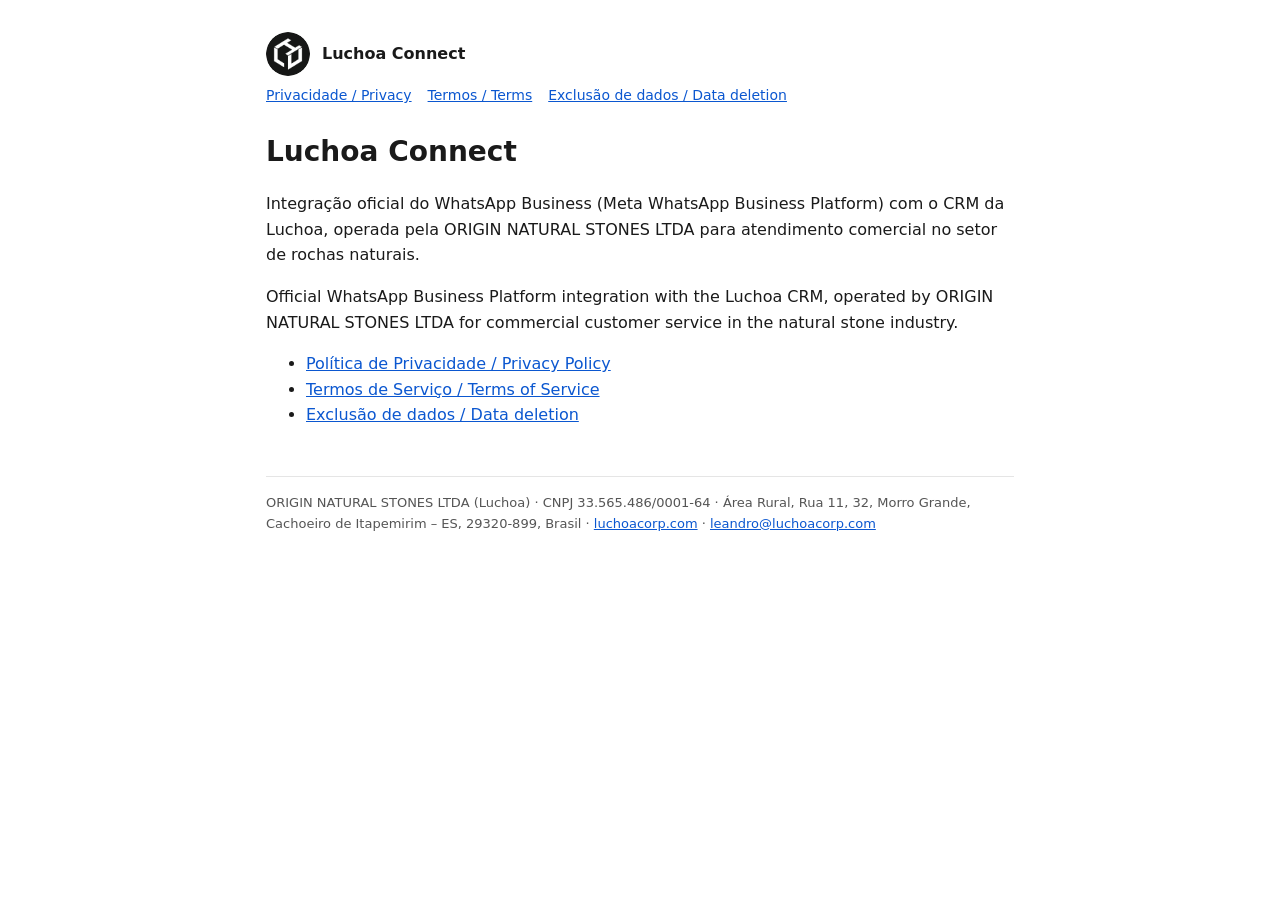
<file: index.html>
<!doctype html>
<html lang="pt-BR"><head><meta charset="utf-8"><meta name="viewport" content="width=device-width,initial-scale=1">
<title>Luchoa Connect</title><link rel="icon" href="icon.png"><link rel="stylesheet" href="style.css"></head>
<body><main>
<header><img src="icon.png" alt="Luchoa"><strong>Luchoa Connect</strong></header>
<nav><a href="privacidade.html">Privacidade / Privacy</a><a href="termos.html">Termos / Terms</a><a href="exclusao-de-dados.html">Exclusão de dados / Data deletion</a></nav>

<h1>Luchoa Connect</h1>
<p>Integração oficial do WhatsApp Business (Meta WhatsApp Business Platform) com o CRM da Luchoa, operada pela ORIGIN NATURAL STONES LTDA para atendimento comercial no setor de rochas naturais.</p>
<p lang="en">Official WhatsApp Business Platform integration with the Luchoa CRM, operated by ORIGIN NATURAL STONES LTDA for commercial customer service in the natural stone industry.</p>
<ul><li><a href="privacidade.html">Política de Privacidade / Privacy Policy</a></li><li><a href="termos.html">Termos de Serviço / Terms of Service</a></li><li><a href="exclusao-de-dados.html">Exclusão de dados / Data deletion</a></li></ul>
<footer>ORIGIN NATURAL STONES LTDA (Luchoa) · CNPJ 33.565.486/0001-64 · Área Rural, Rua 11, 32, Morro Grande, Cachoeiro de Itapemirim – ES, 29320-899, Brasil · <a href="https://luchoacorp.com/">luchoacorp.com</a> · <a href="mailto:leandro@luchoacorp.com">leandro@luchoacorp.com</a></footer>
</main></body></html>
</file>
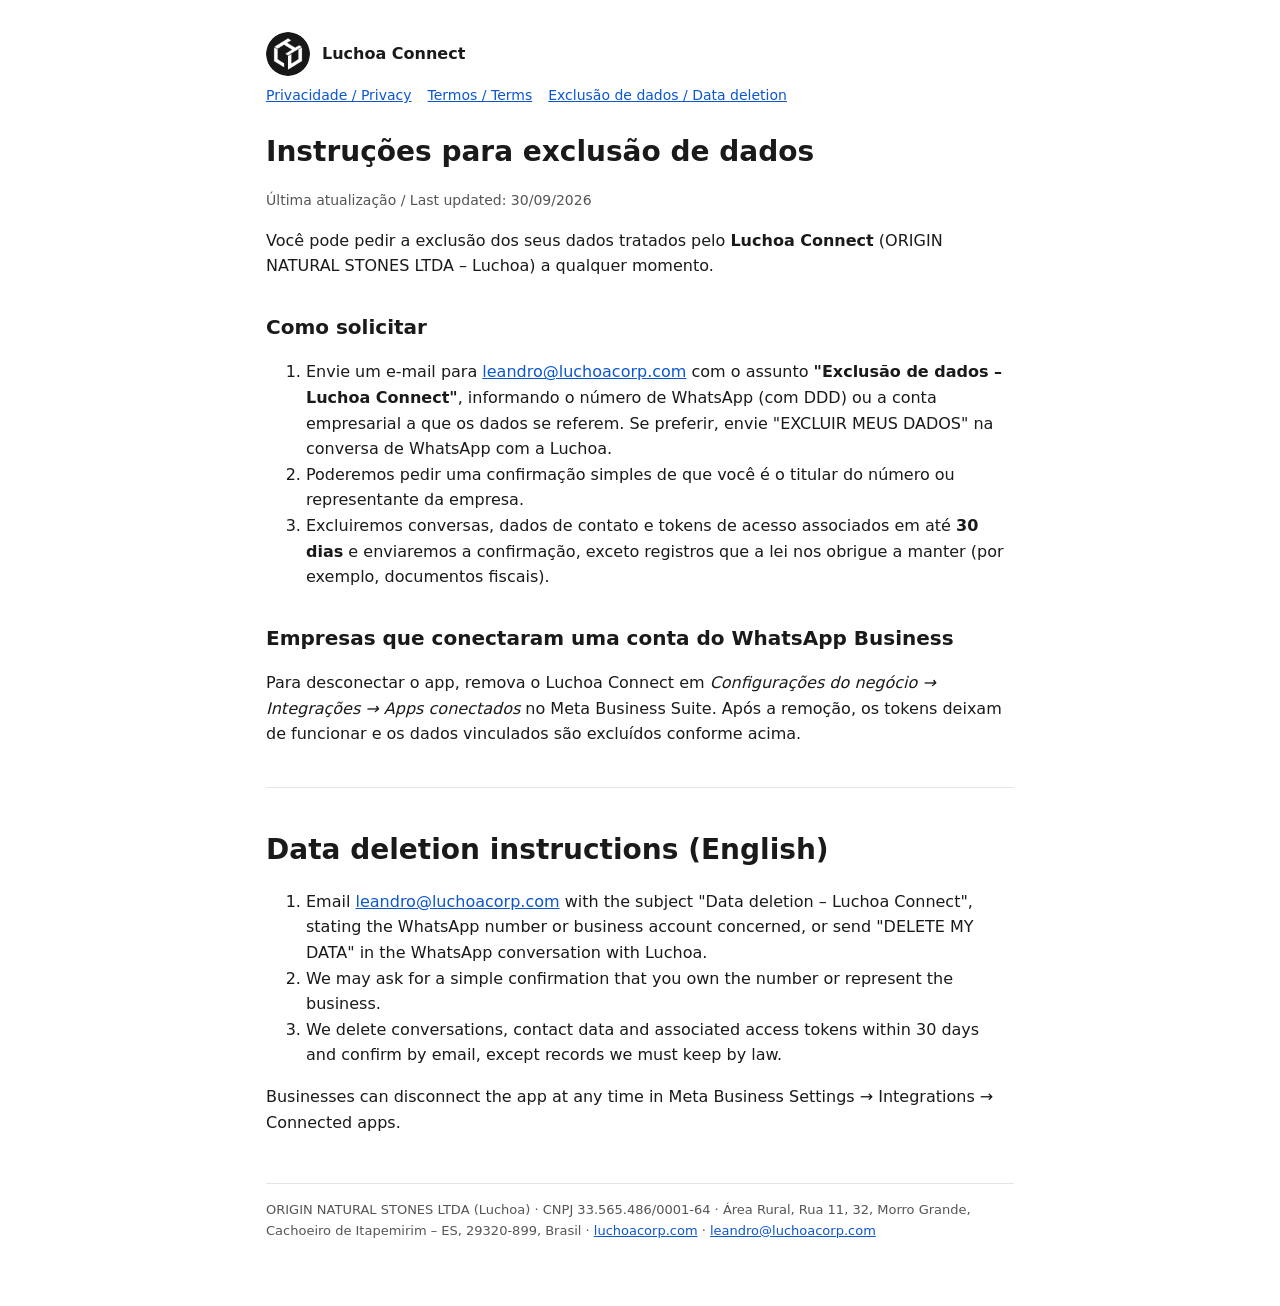
<file: exclusao-de-dados.html>
<!doctype html>
<html lang="pt-BR"><head><meta charset="utf-8"><meta name="viewport" content="width=device-width,initial-scale=1">
<title>Exclusão de Dados – Luchoa Connect</title><link rel="icon" href="icon.png"><link rel="stylesheet" href="style.css"></head>
<body><main>
<header><img src="icon.png" alt="Luchoa"><strong>Luchoa Connect</strong></header>
<nav><a href="privacidade.html">Privacidade / Privacy</a><a href="termos.html">Termos / Terms</a><a href="exclusao-de-dados.html">Exclusão de dados / Data deletion</a></nav>

<h1>Instruções para exclusão de dados</h1><p class="muted">Última atualização / Last updated: 30/09/2026</p>
<p>Você pode pedir a exclusão dos seus dados tratados pelo <strong>Luchoa Connect</strong> (ORIGIN NATURAL STONES LTDA – Luchoa) a qualquer momento.</p>
<h2>Como solicitar</h2><ol>
<li>Envie um e-mail para <a href="mailto:leandro@luchoacorp.com?subject=Exclus%C3%A3o%20de%20dados%20-%20Luchoa%20Connect">leandro@luchoacorp.com</a> com o assunto <strong>"Exclusão de dados – Luchoa Connect"</strong>, informando o número de WhatsApp (com DDD) ou a conta empresarial a que os dados se referem. Se preferir, envie "EXCLUIR MEUS DADOS" na conversa de WhatsApp com a Luchoa.</li>
<li>Poderemos pedir uma confirmação simples de que você é o titular do número ou representante da empresa.</li>
<li>Excluiremos conversas, dados de contato e tokens de acesso associados em até <strong>30 dias</strong> e enviaremos a confirmação, exceto registros que a lei nos obrigue a manter (por exemplo, documentos fiscais).</li></ol>
<h2>Empresas que conectaram uma conta do WhatsApp Business</h2>
<p>Para desconectar o app, remova o Luchoa Connect em <em>Configurações do negócio → Integrações → Apps conectados</em> no Meta Business Suite. Após a remoção, os tokens deixam de funcionar e os dados vinculados são excluídos conforme acima.</p>
<hr>
<div lang="en">
<h1>Data deletion instructions (English)</h1><ol>
<li>Email <a href="mailto:leandro@luchoacorp.com?subject=Data%20deletion%20-%20Luchoa%20Connect">leandro@luchoacorp.com</a> with the subject "Data deletion – Luchoa Connect", stating the WhatsApp number or business account concerned, or send "DELETE MY DATA" in the WhatsApp conversation with Luchoa.</li>
<li>We may ask for a simple confirmation that you own the number or represent the business.</li>
<li>We delete conversations, contact data and associated access tokens within 30 days and confirm by email, except records we must keep by law.</li></ol>
<p>Businesses can disconnect the app at any time in Meta Business Settings → Integrations → Connected apps.</p>
</div>
<footer>ORIGIN NATURAL STONES LTDA (Luchoa) · CNPJ 33.565.486/0001-64 · Área Rural, Rua 11, 32, Morro Grande, Cachoeiro de Itapemirim – ES, 29320-899, Brasil · <a href="https://luchoacorp.com/">luchoacorp.com</a> · <a href="mailto:leandro@luchoacorp.com">leandro@luchoacorp.com</a></footer>
</main></body></html>
</file>
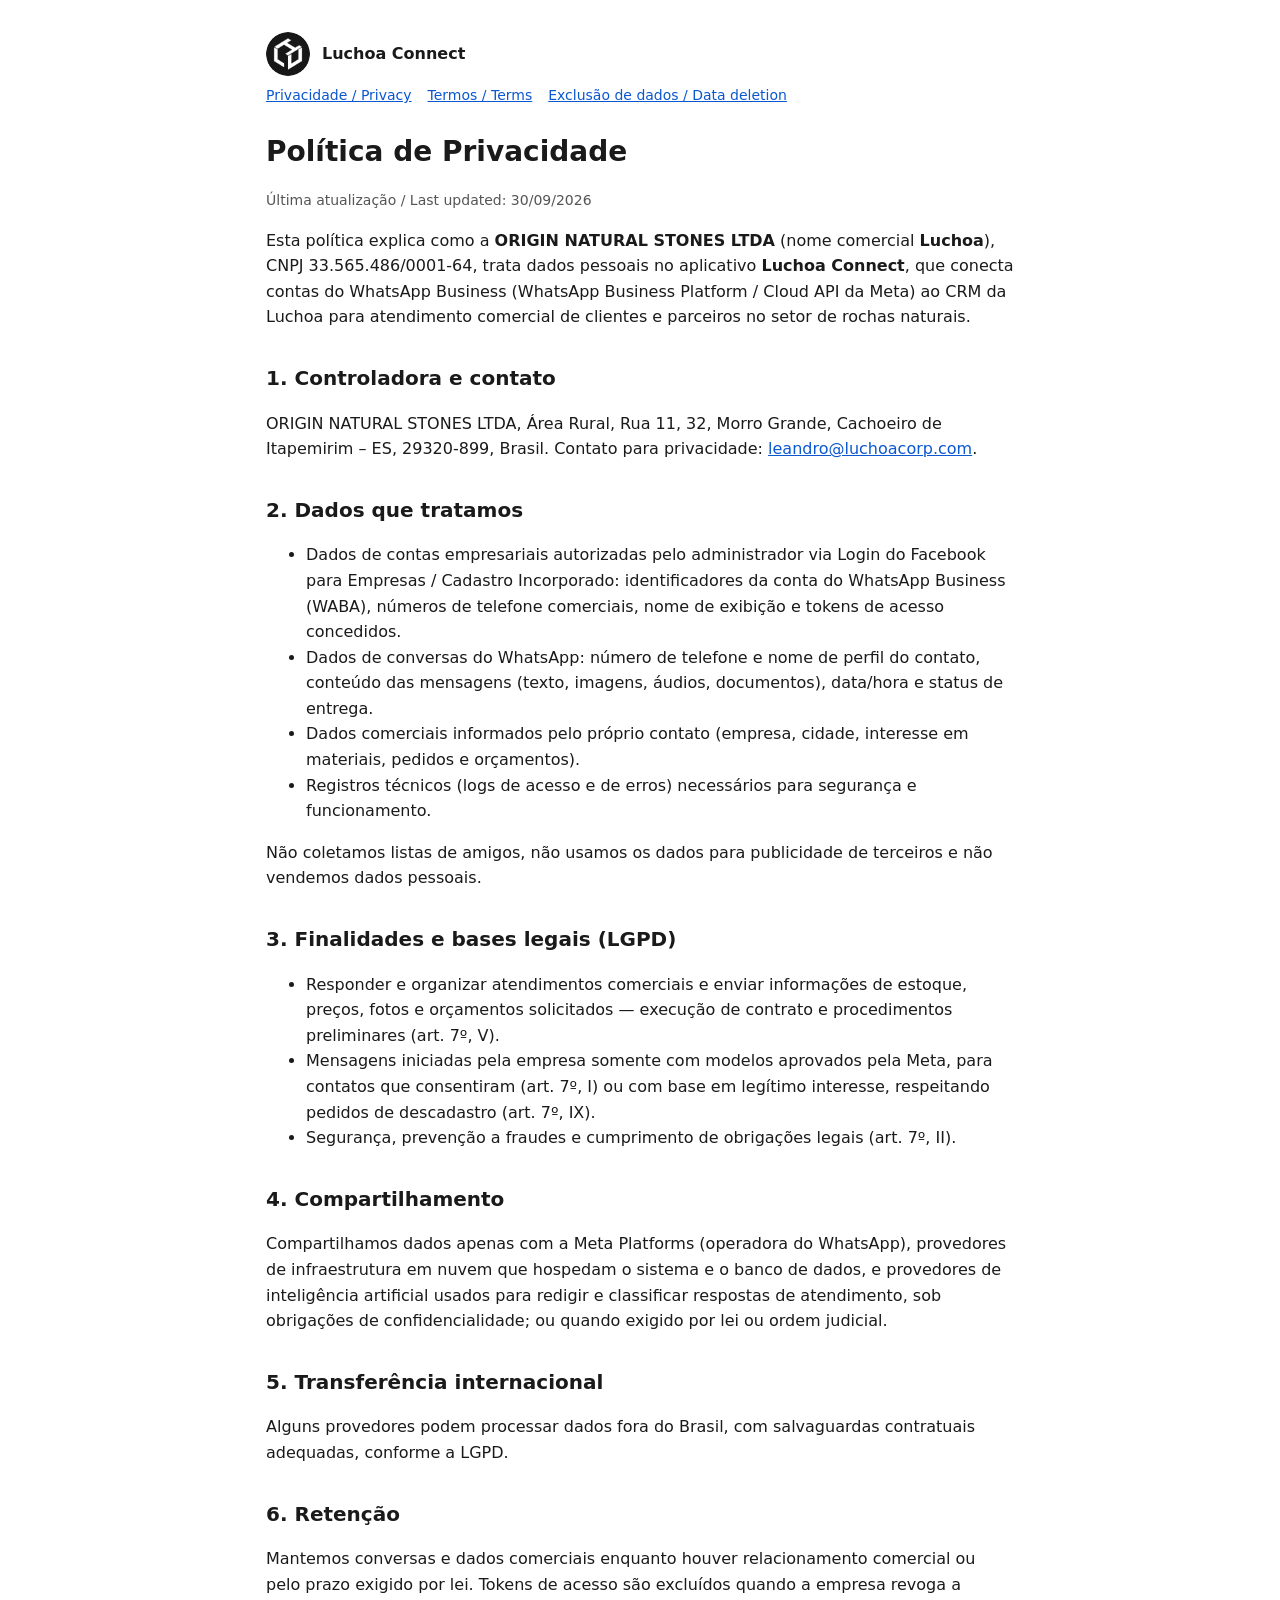
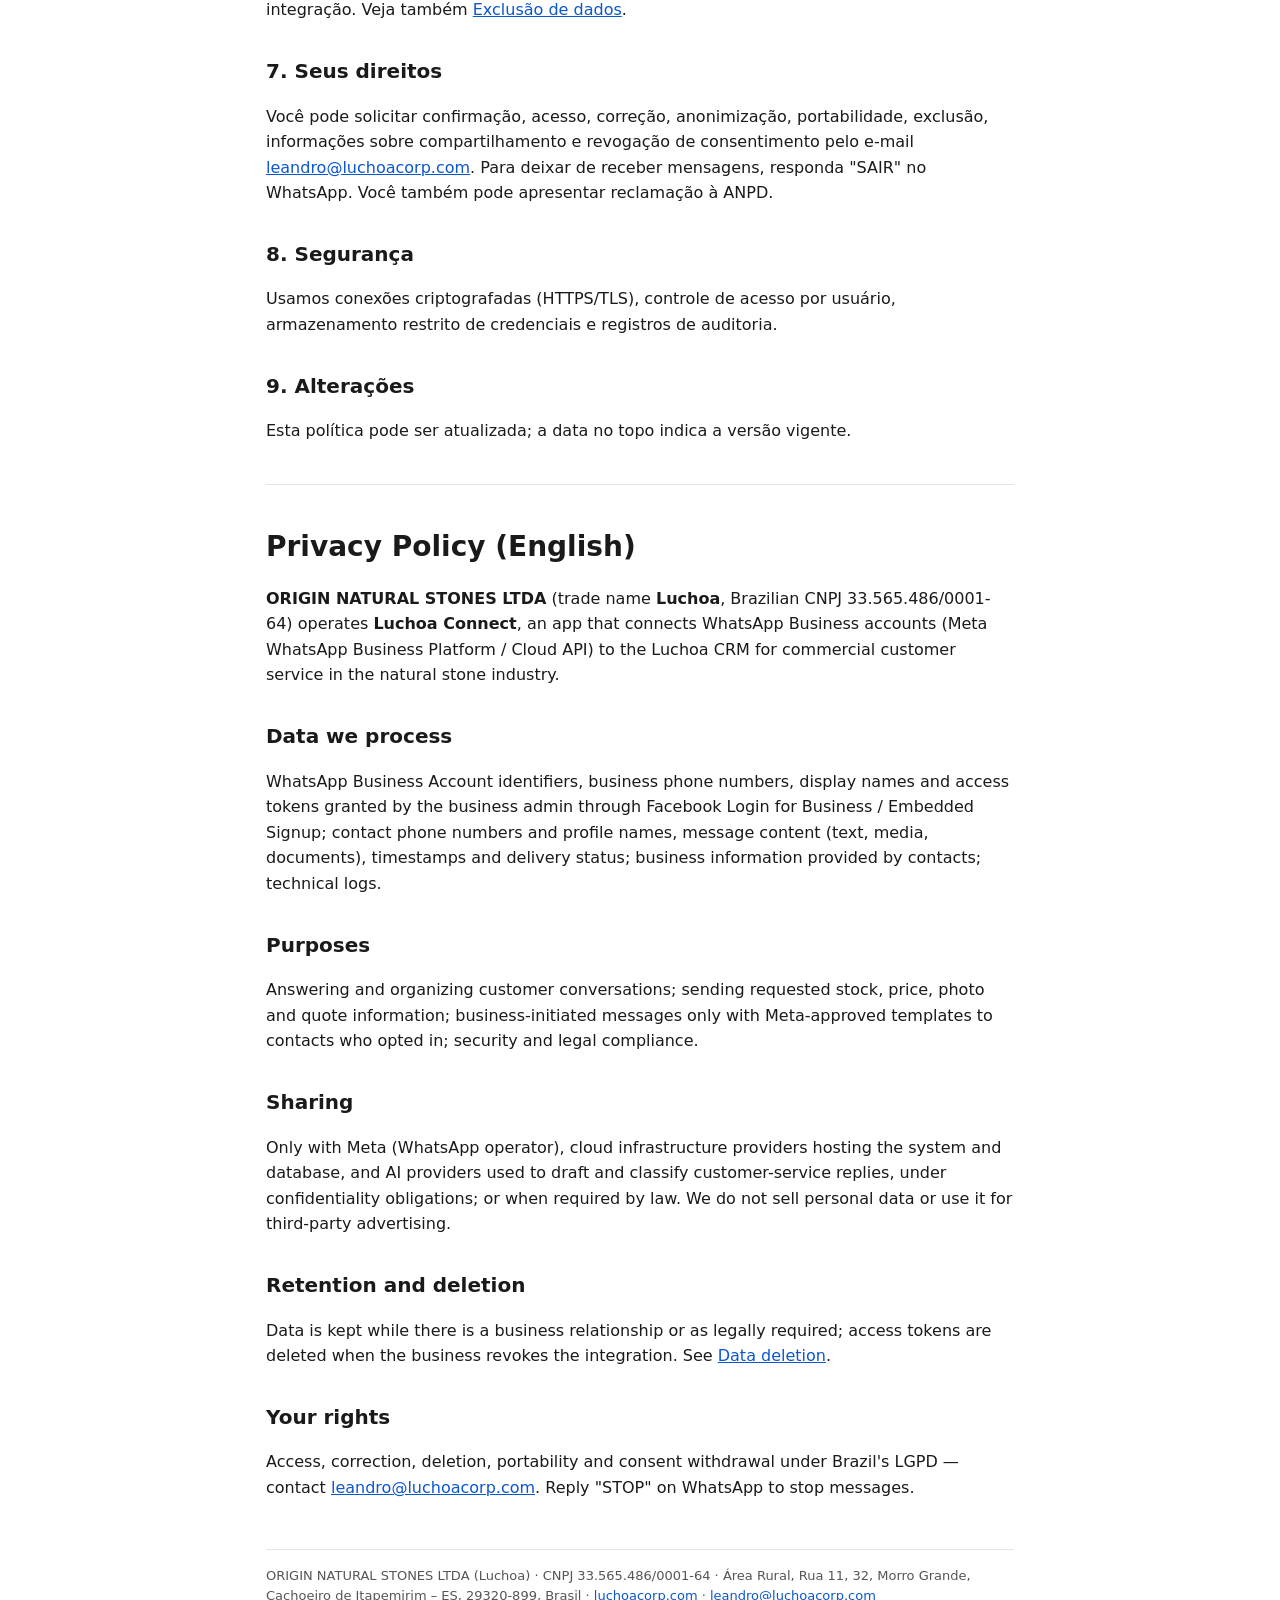
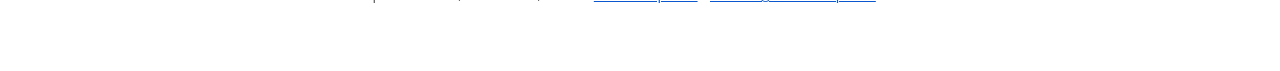
<file: privacidade.html>
<!doctype html>
<html lang="pt-BR"><head><meta charset="utf-8"><meta name="viewport" content="width=device-width,initial-scale=1">
<title>Política de Privacidade – Luchoa Connect</title><link rel="icon" href="icon.png"><link rel="stylesheet" href="style.css"></head>
<body><main>
<header><img src="icon.png" alt="Luchoa"><strong>Luchoa Connect</strong></header>
<nav><a href="privacidade.html">Privacidade / Privacy</a><a href="termos.html">Termos / Terms</a><a href="exclusao-de-dados.html">Exclusão de dados / Data deletion</a></nav>

<h1>Política de Privacidade</h1><p class="muted">Última atualização / Last updated: 30/09/2026</p>
<p>Esta política explica como a <strong>ORIGIN NATURAL STONES LTDA</strong> (nome comercial <strong>Luchoa</strong>), CNPJ 33.565.486/0001-64, trata dados pessoais no aplicativo <strong>Luchoa Connect</strong>, que conecta contas do WhatsApp Business (WhatsApp Business Platform / Cloud API da Meta) ao CRM da Luchoa para atendimento comercial de clientes e parceiros no setor de rochas naturais.</p>
<h2>1. Controladora e contato</h2>
<p>ORIGIN NATURAL STONES LTDA, Área Rural, Rua 11, 32, Morro Grande, Cachoeiro de Itapemirim – ES, 29320-899, Brasil. Contato para privacidade: <a href="mailto:leandro@luchoacorp.com">leandro@luchoacorp.com</a>.</p>
<h2>2. Dados que tratamos</h2><ul>
<li>Dados de contas empresariais autorizadas pelo administrador via Login do Facebook para Empresas / Cadastro Incorporado: identificadores da conta do WhatsApp Business (WABA), números de telefone comerciais, nome de exibição e tokens de acesso concedidos.</li>
<li>Dados de conversas do WhatsApp: número de telefone e nome de perfil do contato, conteúdo das mensagens (texto, imagens, áudios, documentos), data/hora e status de entrega.</li>
<li>Dados comerciais informados pelo próprio contato (empresa, cidade, interesse em materiais, pedidos e orçamentos).</li>
<li>Registros técnicos (logs de acesso e de erros) necessários para segurança e funcionamento.</li></ul>
<p>Não coletamos listas de amigos, não usamos os dados para publicidade de terceiros e não vendemos dados pessoais.</p>
<h2>3. Finalidades e bases legais (LGPD)</h2><ul>
<li>Responder e organizar atendimentos comerciais e enviar informações de estoque, preços, fotos e orçamentos solicitados — execução de contrato e procedimentos preliminares (art. 7º, V).</li>
<li>Mensagens iniciadas pela empresa somente com modelos aprovados pela Meta, para contatos que consentiram (art. 7º, I) ou com base em legítimo interesse, respeitando pedidos de descadastro (art. 7º, IX).</li>
<li>Segurança, prevenção a fraudes e cumprimento de obrigações legais (art. 7º, II).</li></ul>
<h2>4. Compartilhamento</h2>
<p>Compartilhamos dados apenas com a Meta Platforms (operadora do WhatsApp), provedores de infraestrutura em nuvem que hospedam o sistema e o banco de dados, e provedores de inteligência artificial usados para redigir e classificar respostas de atendimento, sob obrigações de confidencialidade; ou quando exigido por lei ou ordem judicial.</p>
<h2>5. Transferência internacional</h2>
<p>Alguns provedores podem processar dados fora do Brasil, com salvaguardas contratuais adequadas, conforme a LGPD.</p>
<h2>6. Retenção</h2>
<p>Mantemos conversas e dados comerciais enquanto houver relacionamento comercial ou pelo prazo exigido por lei. Tokens de acesso são excluídos quando a empresa revoga a integração. Veja também <a href="exclusao-de-dados.html">Exclusão de dados</a>.</p>
<h2>7. Seus direitos</h2>
<p>Você pode solicitar confirmação, acesso, correção, anonimização, portabilidade, exclusão, informações sobre compartilhamento e revogação de consentimento pelo e-mail <a href="mailto:leandro@luchoacorp.com">leandro@luchoacorp.com</a>. Para deixar de receber mensagens, responda "SAIR" no WhatsApp. Você também pode apresentar reclamação à ANPD.</p>
<h2>8. Segurança</h2>
<p>Usamos conexões criptografadas (HTTPS/TLS), controle de acesso por usuário, armazenamento restrito de credenciais e registros de auditoria.</p>
<h2>9. Alterações</h2>
<p>Esta política pode ser atualizada; a data no topo indica a versão vigente.</p>
<hr>
<div lang="en">
<h1>Privacy Policy (English)</h1>
<p><strong>ORIGIN NATURAL STONES LTDA</strong> (trade name <strong>Luchoa</strong>, Brazilian CNPJ 33.565.486/0001-64) operates <strong>Luchoa Connect</strong>, an app that connects WhatsApp Business accounts (Meta WhatsApp Business Platform / Cloud API) to the Luchoa CRM for commercial customer service in the natural stone industry.</p>
<h2>Data we process</h2><p>WhatsApp Business Account identifiers, business phone numbers, display names and access tokens granted by the business admin through Facebook Login for Business / Embedded Signup; contact phone numbers and profile names, message content (text, media, documents), timestamps and delivery status; business information provided by contacts; technical logs.</p>
<h2>Purposes</h2><p>Answering and organizing customer conversations; sending requested stock, price, photo and quote information; business-initiated messages only with Meta-approved templates to contacts who opted in; security and legal compliance.</p>
<h2>Sharing</h2><p>Only with Meta (WhatsApp operator), cloud infrastructure providers hosting the system and database, and AI providers used to draft and classify customer-service replies, under confidentiality obligations; or when required by law. We do not sell personal data or use it for third-party advertising.</p>
<h2>Retention and deletion</h2><p>Data is kept while there is a business relationship or as legally required; access tokens are deleted when the business revokes the integration. See <a href="exclusao-de-dados.html">Data deletion</a>.</p>
<h2>Your rights</h2><p>Access, correction, deletion, portability and consent withdrawal under Brazil's LGPD — contact <a href="mailto:leandro@luchoacorp.com">leandro@luchoacorp.com</a>. Reply "STOP" on WhatsApp to stop messages.</p>
</div>
<footer>ORIGIN NATURAL STONES LTDA (Luchoa) · CNPJ 33.565.486/0001-64 · Área Rural, Rua 11, 32, Morro Grande, Cachoeiro de Itapemirim – ES, 29320-899, Brasil · <a href="https://luchoacorp.com/">luchoacorp.com</a> · <a href="mailto:leandro@luchoacorp.com">leandro@luchoacorp.com</a></footer>
</main></body></html>
</file>
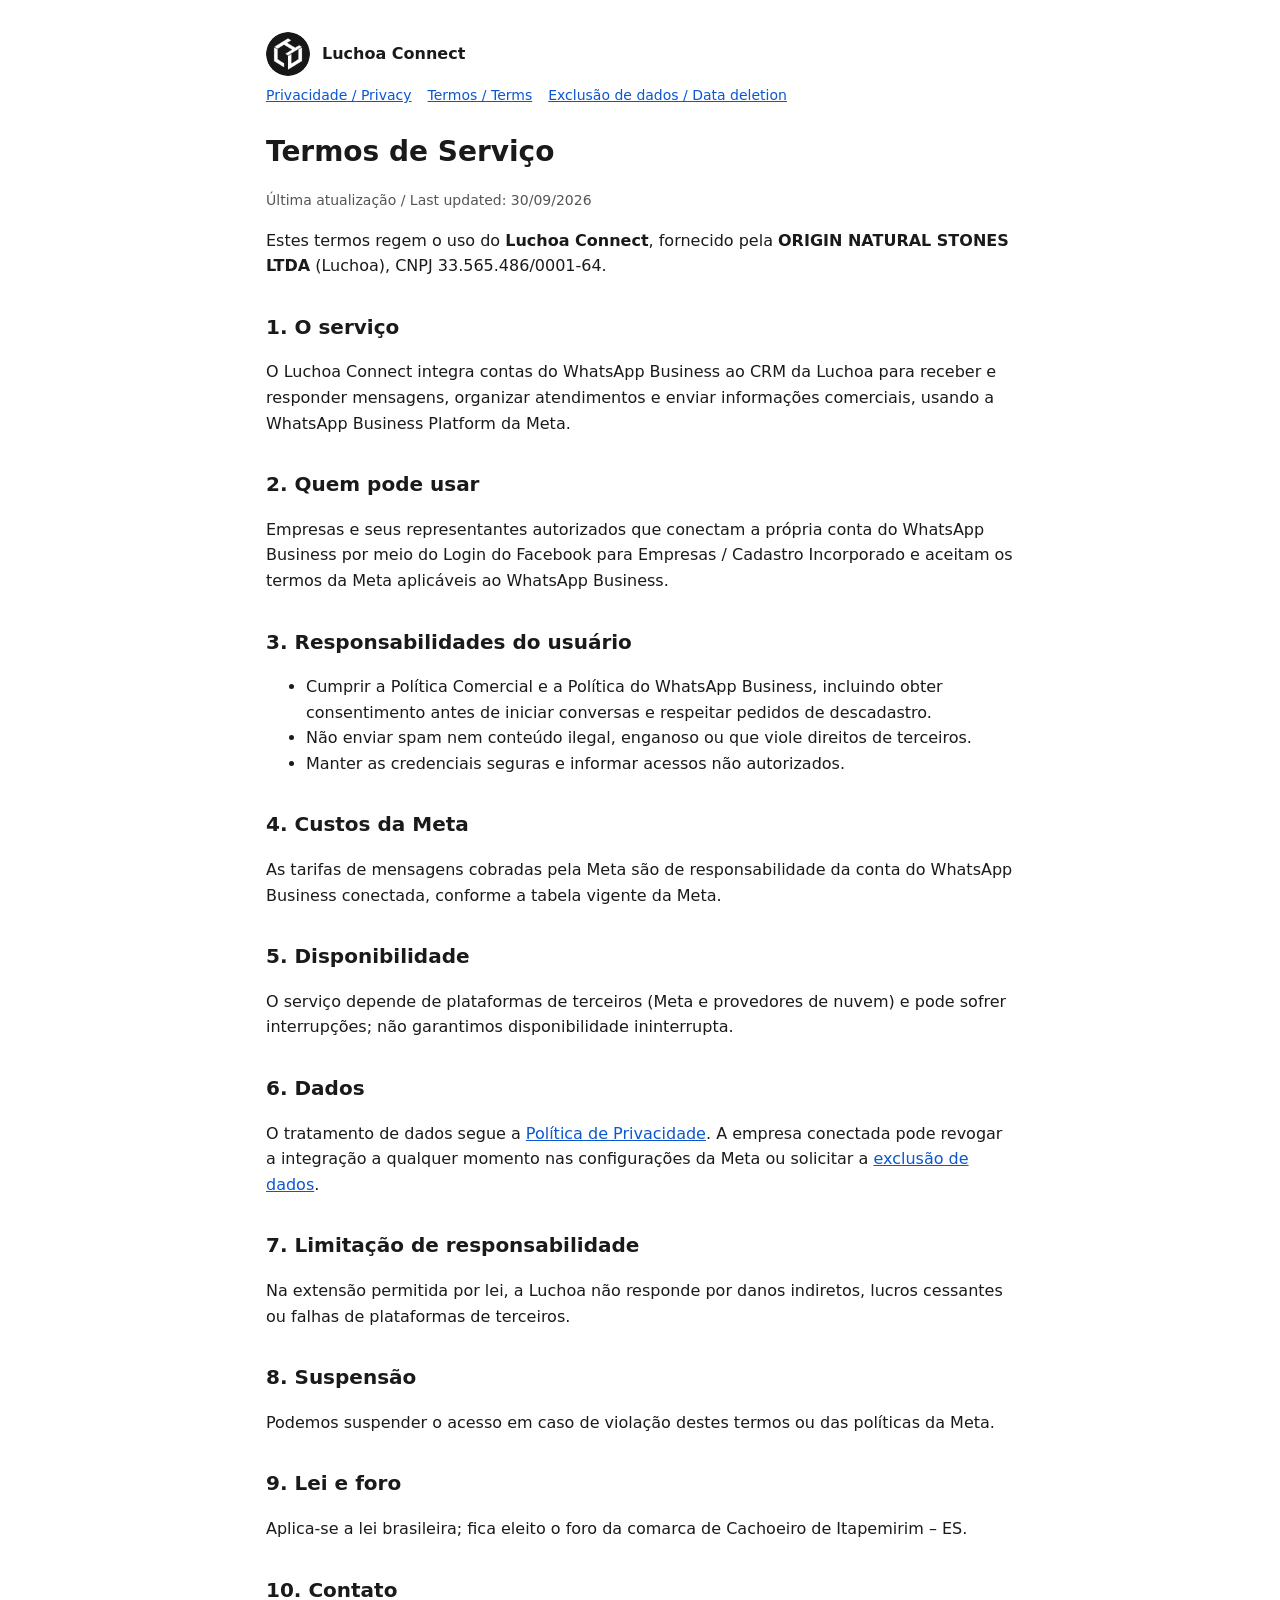
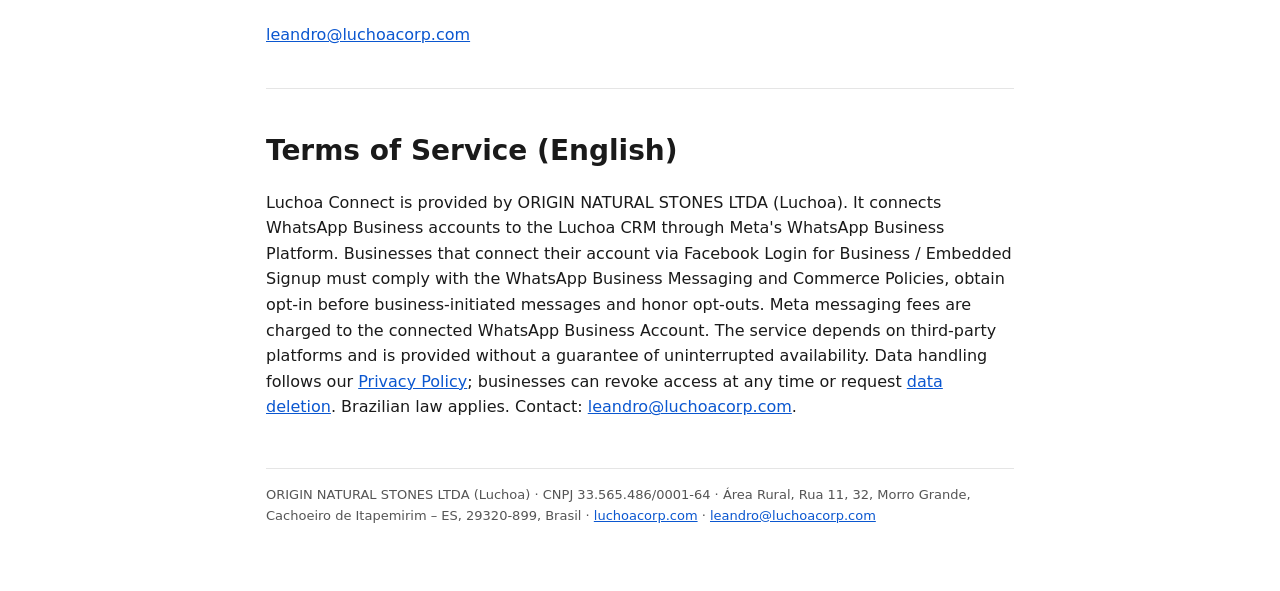
<file: termos.html>
<!doctype html>
<html lang="pt-BR"><head><meta charset="utf-8"><meta name="viewport" content="width=device-width,initial-scale=1">
<title>Termos de Serviço – Luchoa Connect</title><link rel="icon" href="icon.png"><link rel="stylesheet" href="style.css"></head>
<body><main>
<header><img src="icon.png" alt="Luchoa"><strong>Luchoa Connect</strong></header>
<nav><a href="privacidade.html">Privacidade / Privacy</a><a href="termos.html">Termos / Terms</a><a href="exclusao-de-dados.html">Exclusão de dados / Data deletion</a></nav>

<h1>Termos de Serviço</h1><p class="muted">Última atualização / Last updated: 30/09/2026</p>
<p>Estes termos regem o uso do <strong>Luchoa Connect</strong>, fornecido pela <strong>ORIGIN NATURAL STONES LTDA</strong> (Luchoa), CNPJ 33.565.486/0001-64.</p>
<h2>1. O serviço</h2><p>O Luchoa Connect integra contas do WhatsApp Business ao CRM da Luchoa para receber e responder mensagens, organizar atendimentos e enviar informações comerciais, usando a WhatsApp Business Platform da Meta.</p>
<h2>2. Quem pode usar</h2><p>Empresas e seus representantes autorizados que conectam a própria conta do WhatsApp Business por meio do Login do Facebook para Empresas / Cadastro Incorporado e aceitam os termos da Meta aplicáveis ao WhatsApp Business.</p>
<h2>3. Responsabilidades do usuário</h2><ul>
<li>Cumprir a Política Comercial e a Política do WhatsApp Business, incluindo obter consentimento antes de iniciar conversas e respeitar pedidos de descadastro.</li>
<li>Não enviar spam nem conteúdo ilegal, enganoso ou que viole direitos de terceiros.</li>
<li>Manter as credenciais seguras e informar acessos não autorizados.</li></ul>
<h2>4. Custos da Meta</h2><p>As tarifas de mensagens cobradas pela Meta são de responsabilidade da conta do WhatsApp Business conectada, conforme a tabela vigente da Meta.</p>
<h2>5. Disponibilidade</h2><p>O serviço depende de plataformas de terceiros (Meta e provedores de nuvem) e pode sofrer interrupções; não garantimos disponibilidade ininterrupta.</p>
<h2>6. Dados</h2><p>O tratamento de dados segue a <a href="privacidade.html">Política de Privacidade</a>. A empresa conectada pode revogar a integração a qualquer momento nas configurações da Meta ou solicitar a <a href="exclusao-de-dados.html">exclusão de dados</a>.</p>
<h2>7. Limitação de responsabilidade</h2><p>Na extensão permitida por lei, a Luchoa não responde por danos indiretos, lucros cessantes ou falhas de plataformas de terceiros.</p>
<h2>8. Suspensão</h2><p>Podemos suspender o acesso em caso de violação destes termos ou das políticas da Meta.</p>
<h2>9. Lei e foro</h2><p>Aplica-se a lei brasileira; fica eleito o foro da comarca de Cachoeiro de Itapemirim – ES.</p>
<h2>10. Contato</h2><p><a href="mailto:leandro@luchoacorp.com">leandro@luchoacorp.com</a></p>
<hr>
<div lang="en">
<h1>Terms of Service (English)</h1>
<p>Luchoa Connect is provided by ORIGIN NATURAL STONES LTDA (Luchoa). It connects WhatsApp Business accounts to the Luchoa CRM through Meta's WhatsApp Business Platform. Businesses that connect their account via Facebook Login for Business / Embedded Signup must comply with the WhatsApp Business Messaging and Commerce Policies, obtain opt-in before business-initiated messages and honor opt-outs. Meta messaging fees are charged to the connected WhatsApp Business Account. The service depends on third-party platforms and is provided without a guarantee of uninterrupted availability. Data handling follows our <a href="privacidade.html">Privacy Policy</a>; businesses can revoke access at any time or request <a href="exclusao-de-dados.html">data deletion</a>. Brazilian law applies. Contact: <a href="mailto:leandro@luchoacorp.com">leandro@luchoacorp.com</a>.</p>
</div>
<footer>ORIGIN NATURAL STONES LTDA (Luchoa) · CNPJ 33.565.486/0001-64 · Área Rural, Rua 11, 32, Morro Grande, Cachoeiro de Itapemirim – ES, 29320-899, Brasil · <a href="https://luchoacorp.com/">luchoacorp.com</a> · <a href="mailto:leandro@luchoacorp.com">leandro@luchoacorp.com</a></footer>
</main></body></html>
</file>
<file: style.css>
:root{--bg:#fff;--fg:#1a1a1a;--muted:#555;--line:#e5e5e5;--link:#0b57d0}
@media (prefers-color-scheme:dark){:root{--bg:#121212;--fg:#eee;--muted:#aaa;--line:#333;--link:#8ab4f8}}
*{box-sizing:border-box}body{margin:0;background:var(--bg);color:var(--fg);font:16px/1.6 system-ui,-apple-system,Segoe UI,Roboto,sans-serif}
main{max-width:780px;margin:0 auto;padding:32px 16px 64px}header{display:flex;align-items:center;gap:12px}
header img{width:44px;height:44px;border-radius:50%}nav{font-size:14px;margin:8px 0 24px;display:flex;flex-wrap:wrap;gap:4px 16px}
a{color:var(--link)}h1{font-size:28px;margin:8px 0}h2{font-size:20px;margin-top:32px}.muted{color:var(--muted);font-size:14px}
hr{border:0;border-top:1px solid var(--line);margin:40px 0}footer{font-size:13px;color:var(--muted);border-top:1px solid var(--line);margin-top:48px;padding-top:16px}
</file>
